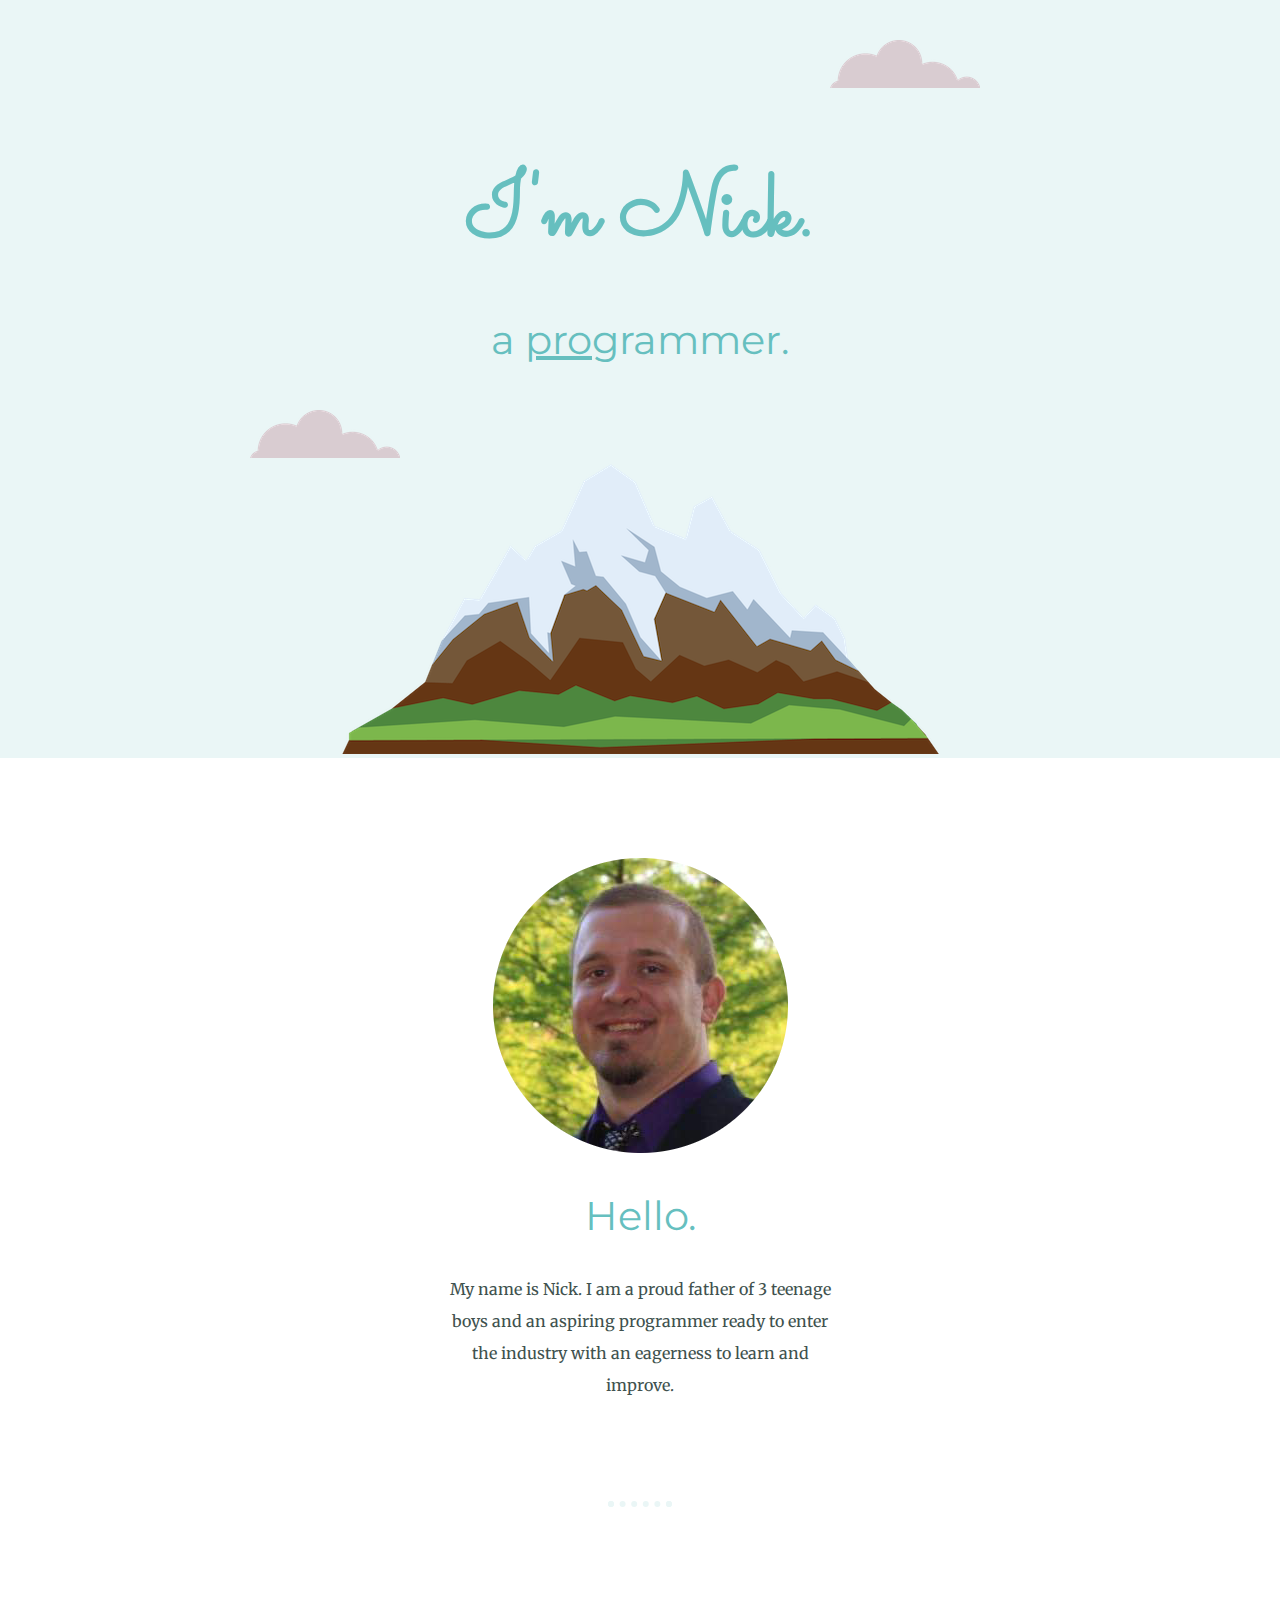
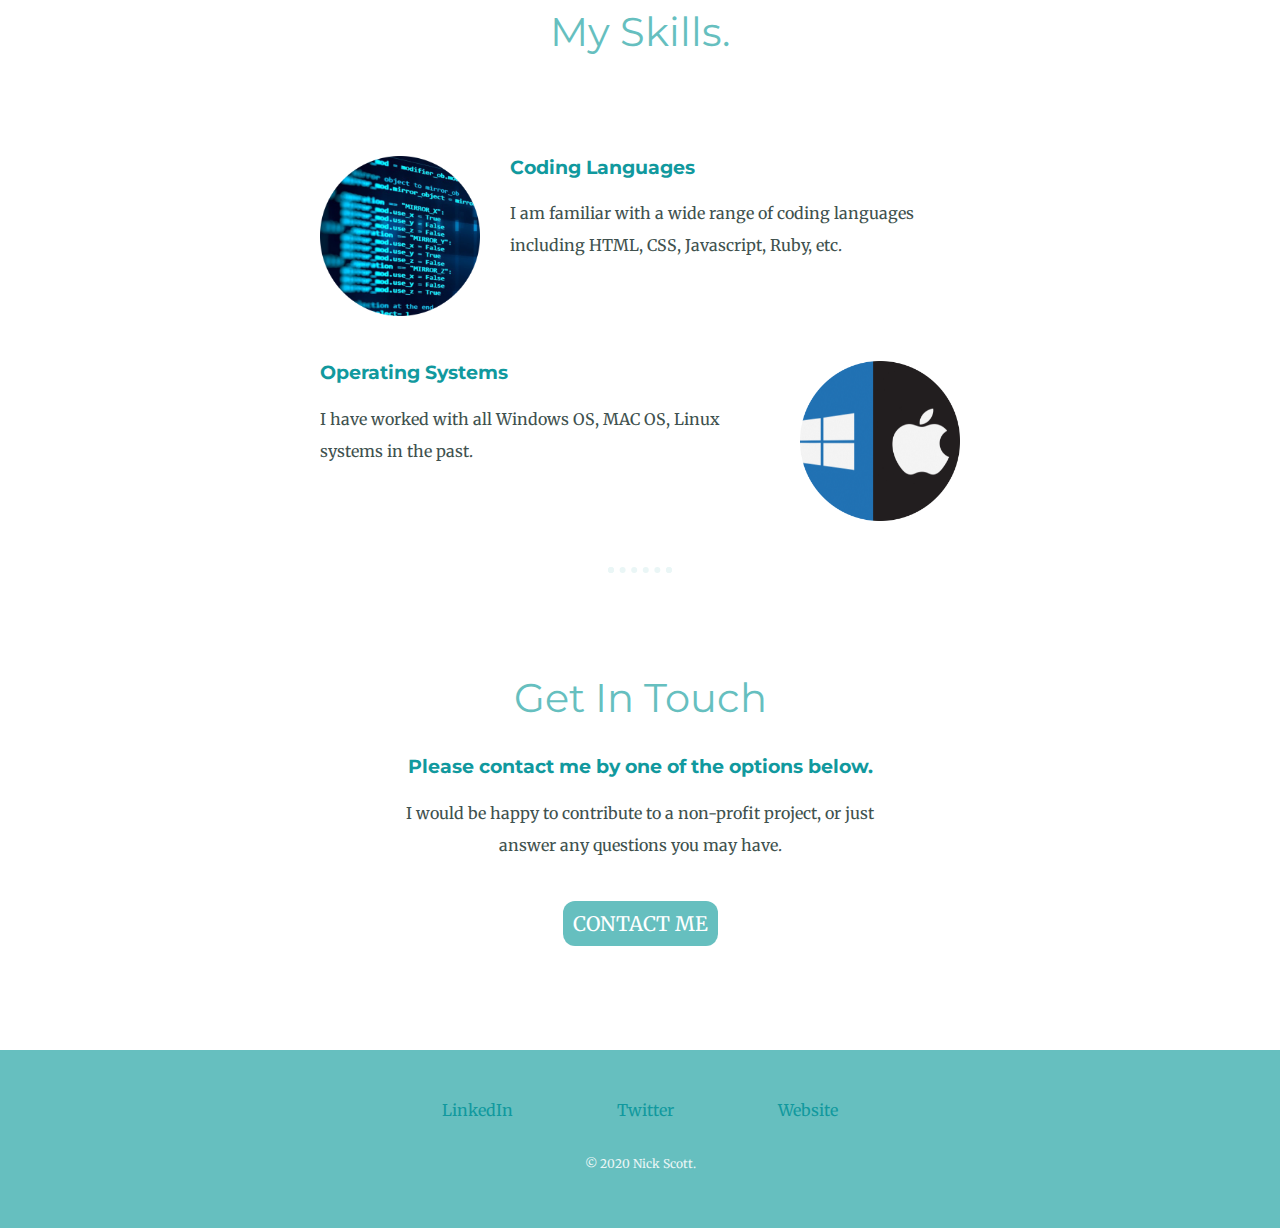
<file: index.html>
<!DOCTYPE html>
<html lang="en" dir="ltr">

<head>
  <meta charset="utf-8">
  <title>Nick Scott</title>
  <link rel="stylesheet" href="css/styles.css">
  <link rel="icon" href="favicon.ico">
  <link href="https://fonts.googleapis.com/css2?family=Merriweather&family=Montserrat&family=Sacramento&display=swap" rel="stylesheet">
</head>

<body>
  <div class="top-container">
    <img class="top-cloud" src="images/cloud.png" alt="cloud image">
    <h1>I'm Nick.</h1>
    <h2>a <span class="pro">pro</span>grammer.</h2>
    <img class="bottom-cloud" src="images/cloud.png" alt="cloud image">
    <img src="images/mountain.png" alt="mountain image">
  </div>
  <div class="middle-container">
    <div class="profile">
      <img src="images/circle-cropped.png" alt="me">
      <h2>Hello.</h2>
      <p class="intro">My name is Nick. I am a proud father of 3 teenage boys and an aspiring programmer ready to enter the industry with an eagerness to learn and improve.</p>
    </div>
    <hr>
    <div class="skills">
      <h2>My Skills.</h2>
      <div class="skill-row">
        <img class="skillimg" src="images/skills-image.png" alt="skills">
        <h3>Coding Languages</h3>
        <p>I am familiar with a wide range of coding languages including HTML, CSS, Javascript, Ruby, etc.</p>
      </div>
      <div class="skill-row">
        <img class="skillimg2" src="images/operatingsys.png" alt="os">
        <h3>Operating Systems</h3>
        <p>I have worked with all Windows OS, MAC OS, Linux systems in the past.</p>
      </div>
    </div>
    <hr>
    <div class="contact-me">
      <h2>Get In Touch</h2>
      <h3>Please contact me by one of the options below.</h3>
      <p>I would be happy to contribute to a non-profit project, or just answer any questions you may have.</p>
    <br>
      <a class="btn" href="mailto:nickscottmm@gmail.com">CONTACT ME</a>
    </div>
  </div>


  <div class="bottom-container">
    <a class="footer-link" href="https://www.linkedin.com/">LinkedIn</a>
    <a class="footer-link" href="https://twitter.com/">Twitter</a>
    <a class="footer-link" href="https://nickson2.github.io/cv/">Website</a>
    <p class="copyright">© 2020 Nick Scott.</p>
  </div>
</body>

</html>
</file>
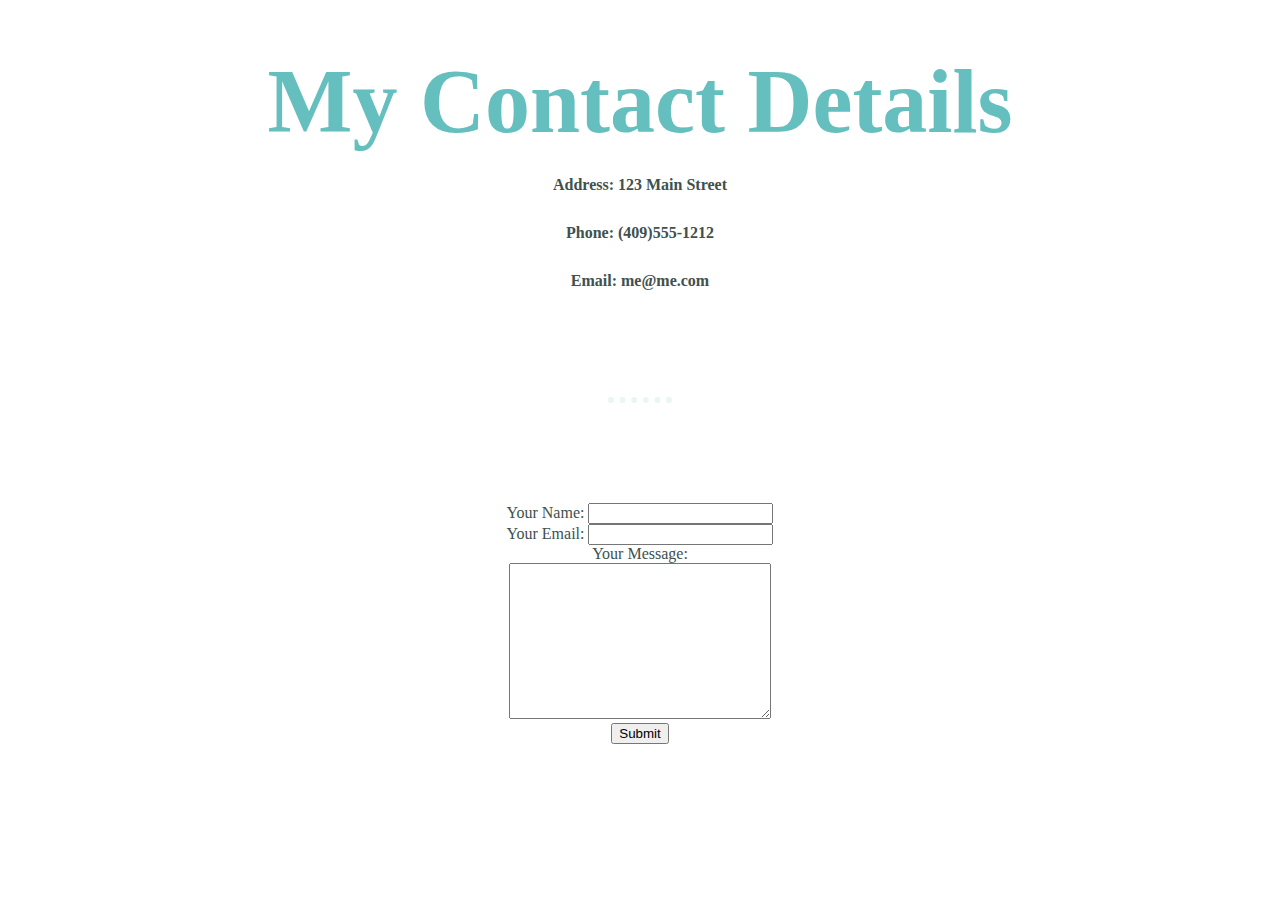
<file: contact.html>
<!DOCTYPE html>
<html lang="en" dir="ltr">

<head>
  <meta charset="utf-8">
  <title>Contact Info for Nick</title>
  <link rel="stylesheet" href="css/styles.css">
</head>

<body>
  <h1>My Contact Details</h1>
  <p><strong>Address: 123 Main Street</strong></p>
  <p><strong>Phone: (409)555-1212</strong></p>
  <p><strong>Email: me@me.com</strong></p>
  <hr>
  <form action="mailto:joe@example.com method="post" enctype="text/plain">
    <label>Your Name:</label>
    <input type="text" name="" value="" /><br>
    <label>Your Email:</label>
    <input type="email" name="" value=""><br>
    <label>Your Message:</label><br>
    <textarea name="name" rows="10" cols="30"></textarea><br>
    <input type="submit" name="">
  </form>
</body>

</html>
</file>
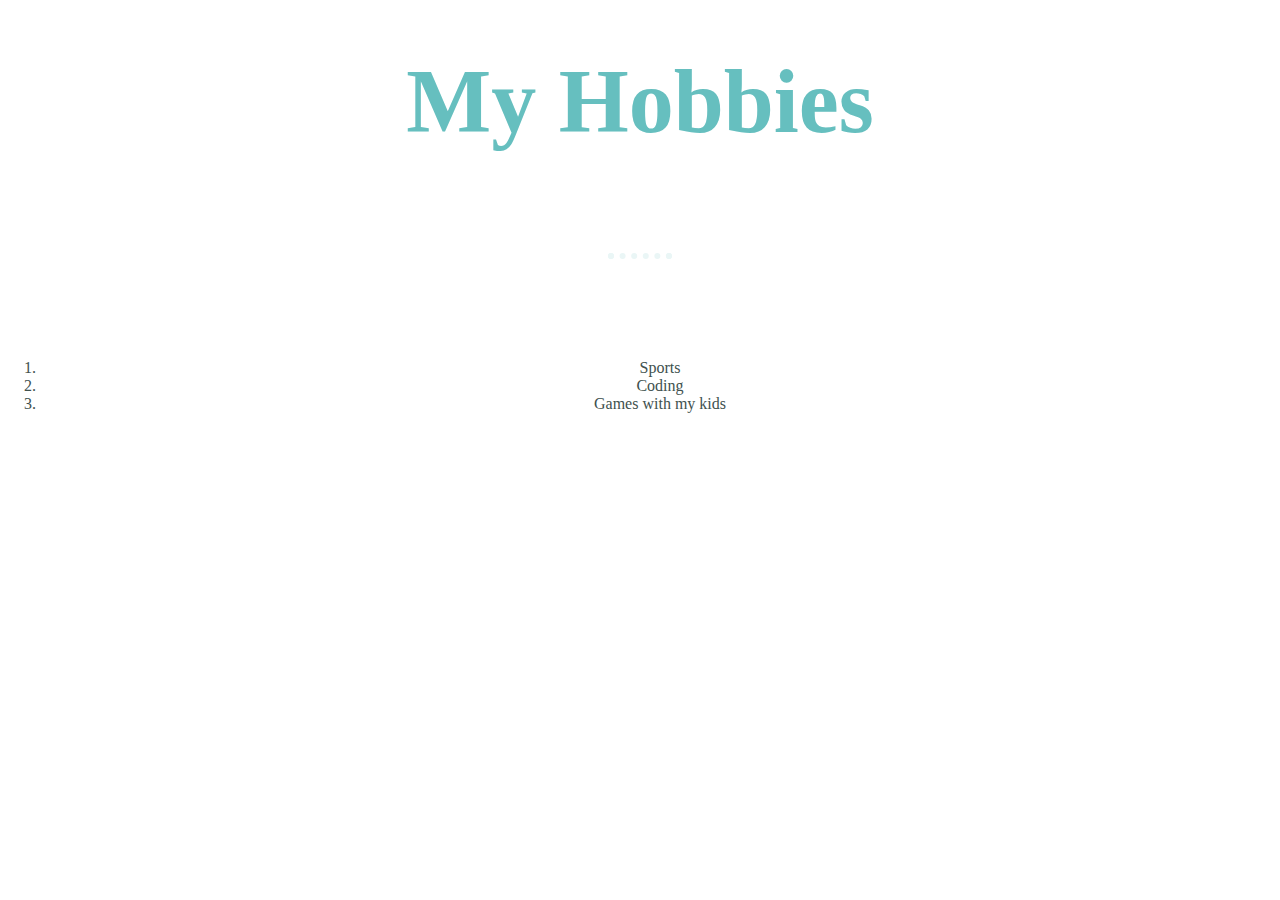
<file: hobbies.html>
<!DOCTYPE html>
<html lang="en" dir="ltr">
  <head>
    <meta charset="utf-8">
    <title>My Hobbies</title>
    <link rel="stylesheet" href="css/styles.css">
  </head>
  <body>
    <h1>My Hobbies</h1>
    <hr>
    <ol>
      <li>Sports</li>
      <li>Coding</li>
      <li>Games with my kids</li>
    </ol>
  </body>
</html>
</file>
<file: css/styles.css>
body {
  color: #40514E;
  margin: 0;
  text-align: center;
  font-family: 'Merriweather', serif;
}

h1 {
  font-size: 5.625rem;
  margin: 50px auto 0 auto;
  font-family: 'Sacramento', cursive;
  color: #66BFBF;
}

h2 {
  font-size: 2.5rem;
  font-family: 'Montserrat', sans-serif;
  color: #66BFBF;
  font-weight: normal;
}

h3 {
  font-family: 'Montserrat', sans-serif;
  color: #11999E;
}

a {
  color: #11999E;
}

a:hover {
  color: #EAF6F6;
}

hr {
  border: dotted #EAF6F6 6px;
  border-bottom: none;
  width: 4%;
  margin: 100px auto;
}

p {
    line-height: 2;
}

.pro {
  text-decoration: underline;
}

.skill-row {
  width: 50%;
  margin: 100px auto 100px auto;
  text-align: left;
}

.skillimg {
  width: 25%;
  float: left;
  margin-right: 30px;
}

.intro {
  width: 30%;
  margin: auto;
}

.skillimg2 {
  width: 25%;
  float: right;
  margin-left: 30px;
}

.top-container {
  background-color: #EAF6F6;
  position: relative;
  padding-top: 100px;
}

.middle-container {
  margin: 100px 0;
}

.bottom-container {
  background-color: #66BFBF;
  padding: 50px 0 20px;
}

.btn {
  background-color: #66BFBF;
  border: none;
  color: white;
  padding: 10px;
  text-align: center;
  text-decoration: none;
  display: inline-block;
  font-size: 20px;
  margin: 4px 2px;
  cursor: pointer;
  border-radius: 12px;
}

.btn:hover {
  color: #EAF6F6;
}

.copyright {
  padding: 20px 0;
  color: #EAF6F6;
  font-size: 0.75rem;
}

.contact-me {
  width: 40%;
  margin: 40px auto 60px;
}

.footer-link {
  padding: 50px;
  text-decoration: none;
}

.bottom-cloud {
  position: absolute;
  left: 250px;
  bottom: 300px;
}

.top-cloud {
  position: absolute;
  right: 300px;
  top: 40px;
}
</file>
